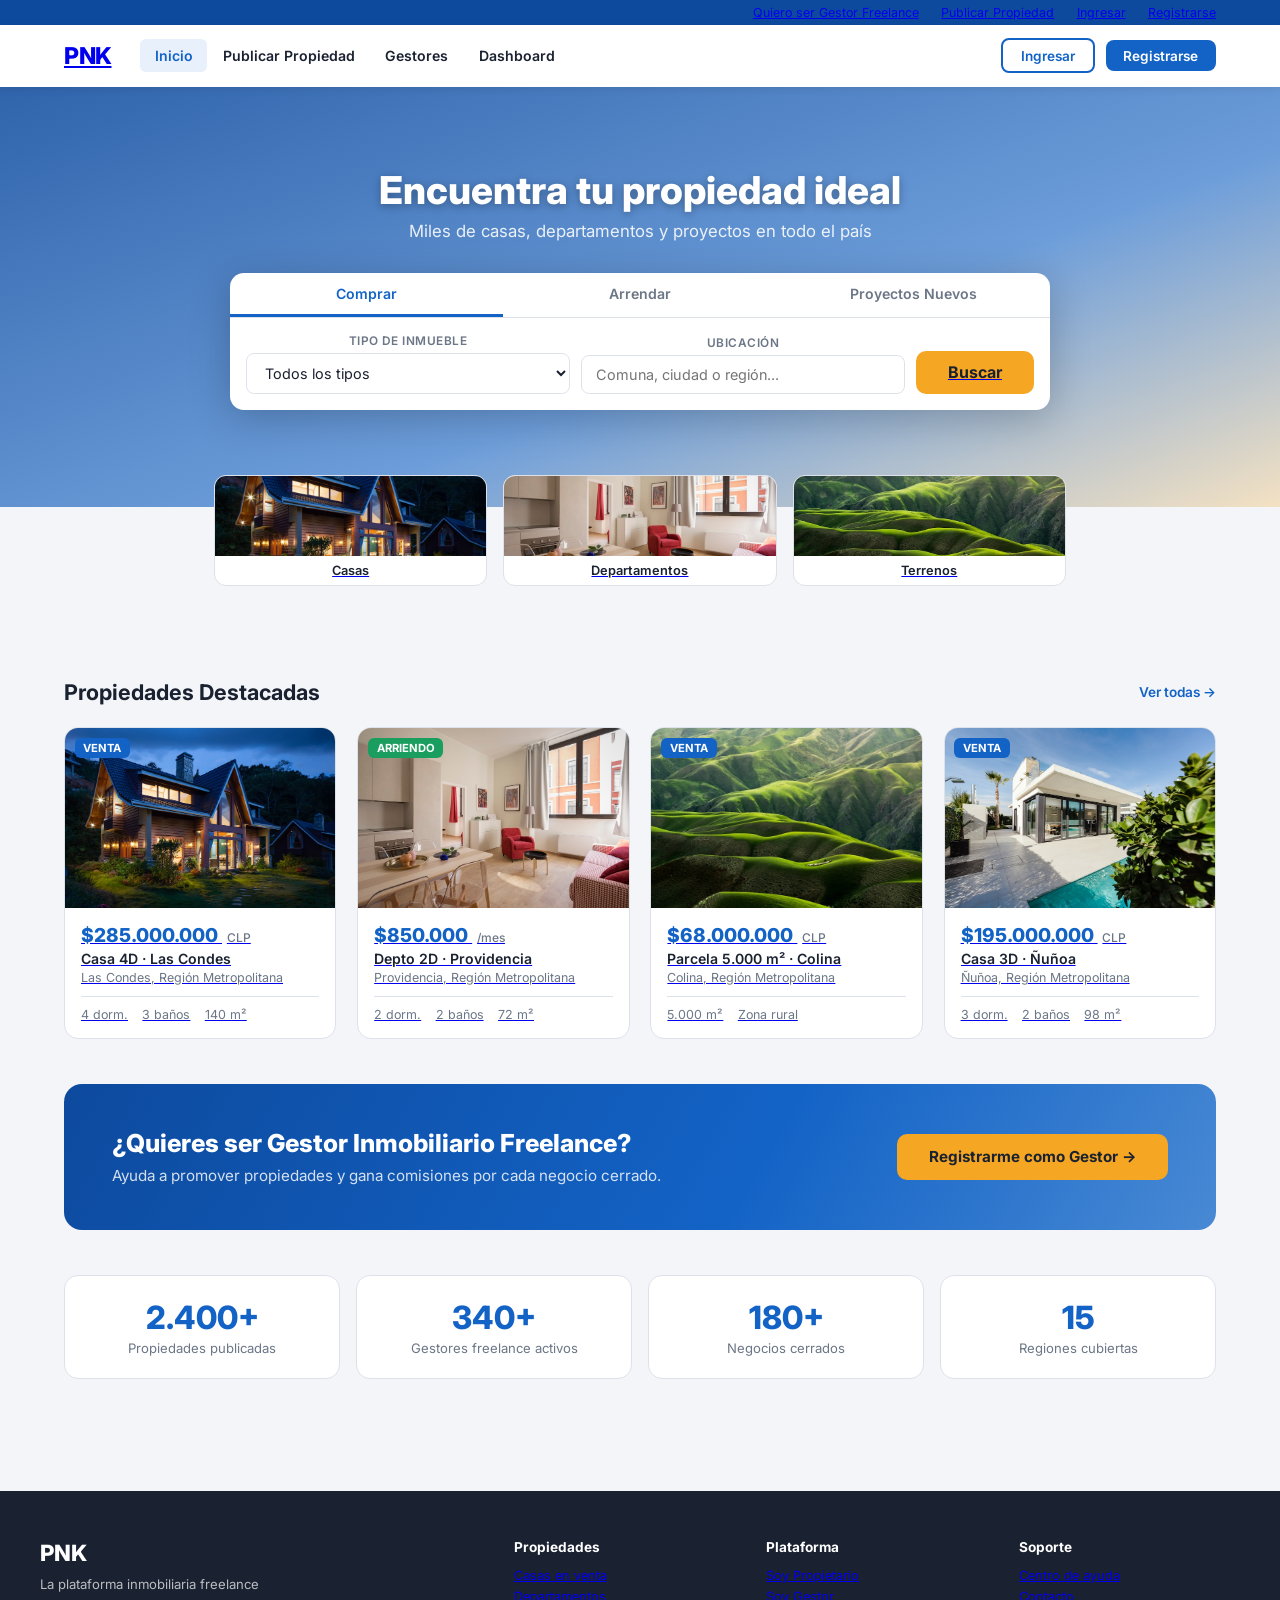
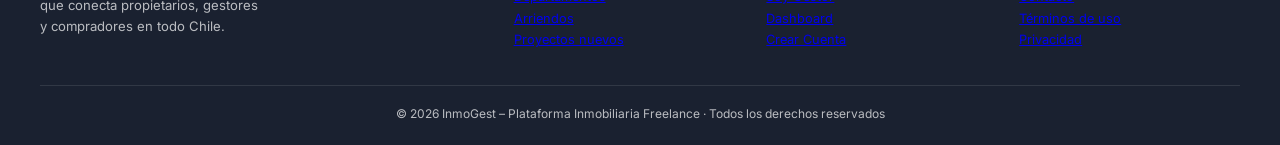
<file: index.html>
<!DOCTYPE html>
<html lang="es">
<head>
  <meta charset="UTF-8" />
  <meta name="viewport" content="width=device-width, initial-scale=1.0" />
  <title>PNK – Inicio</title>
  <meta name="description" content="PNK: la plataforma inmobiliaria freelance de Chile." />
  <link href="https://fonts.googleapis.com/css2?family=Inter:wght@300;400;500;600;700;800&display=swap" rel="stylesheet" />
  <link rel="stylesheet" href="css/styles.css" />
</head>
<body>

  <!-- NAVBAR -->
  <div class="top-bar">
    <div class="top-bar-inner">
      <span><a href="reg-gestor.html">Quiero ser Gestor Freelance</a></span>
      <span><a href="propiedades.html">Publicar Propiedad</a></span>
      <span><a href="login.html">Ingresar</a></span>
      <span><a href="registro.html">Registrarse</a></span>
    </div>
  </div>
  <nav>
    <div class="nav-inner">
      <div class="nav-logo"><a href="index.html">PNK</a></div>
      <ul class="nav-links">
        <li><a href="index.html" class="active">Inicio</a></li>
        <li><a href="propiedades.html">Publicar Propiedad</a></li>
        <li><a href="gestores.html">Gestores</a></li>
        <li><a href="login.html">Dashboard</a></li>
      </ul>
      <div class="nav-actions">
        <a href="login.html"><button class="btn btn-ghost">Ingresar</button></a>
        <a href="registro.html"><button class="btn btn-nav-primary">Registrarse</button></a>
      </div>
    </div>
  </nav>

  <!-- HERO -->
  <div class="hero">
    <h1>Encuentra tu propiedad ideal</h1>
    <p>Miles de casas, departamentos y proyectos en todo el país</p>
    <div class="search-box">
      <div class="search-tabs">
        <button class="active">Comprar</button>
        <button>Arrendar</button>
        <button>Proyectos Nuevos</button>
      </div>
      <div class="search-fields">
        <div class="sf-group">
          <label>Tipo de inmueble</label>
          <select>
            <option value="">Todos los tipos</option>
            <option>Casa</option>
            <option>Departamento</option>
            <option>Terreno</option>
          </select>
        </div>
        <div class="sf-group">
          <label>Ubicación</label>
          <input type="text" placeholder="Comuna, ciudad o región..." />
        </div>
        <a href="propiedades.html"><button class="btn-search">Buscar</button></a>
      </div>
    </div>
  </div>

  <!-- CATEGORÍAS RÁPIDAS -->
  <div class="quick-cats">
    <a href="propiedades.html" class="qcat">
      <img class="qcat-img" src="img/casa.jpg" alt="Casas" />
      <span>Casas</span>
    </a>
    <a href="propiedades.html" class="qcat">
      <img class="qcat-img" src="img/departamento.jpg" alt="Departamentos" />
      <span>Departamentos</span>
    </a>
    <a href="propiedades.html" class="qcat">
      <img class="qcat-img" src="img/terreno.jpg" alt="Terrenos" />
      <span>Terrenos</span>
    </a>
  </div>

  <!-- PROPIEDADES DESTACADAS -->
  <div class="home-section" style="margin-top:3rem">
    <div class="section-head">
      <h2>Propiedades Destacadas</h2>
      <a href="propiedades.html">Ver todas →</a>
    </div>
    <div class="props-grid">

      <a href="propiedades.html" class="prop-card">
        <div class="prop-img">
          <img src="img/casa.jpg" alt="Casa Las Condes" style="width:100%;height:100%;object-fit:cover;" />
          <span class="prop-badge">Venta</span>
        </div>
        <div class="prop-body">
          <div class="prop-price">$285.000.000 <small>CLP</small></div>
          <div class="prop-title">Casa 4D · Las Condes</div>
          <div class="prop-loc">Las Condes, Región Metropolitana</div>
          <div class="prop-feats"><span>4 dorm.</span><span>3 baños</span><span>140 m²</span></div>
        </div>
      </a>

      <a href="propiedades.html" class="prop-card">
        <div class="prop-img">
          <img src="img/departamento.jpg" alt="Depto Providencia" style="width:100%;height:100%;object-fit:cover;" />
          <span class="prop-badge arr">Arriendo</span>
        </div>
        <div class="prop-body">
          <div class="prop-price">$850.000 <small>/mes</small></div>
          <div class="prop-title">Depto 2D · Providencia</div>
          <div class="prop-loc">Providencia, Región Metropolitana</div>
          <div class="prop-feats"><span>2 dorm.</span><span>2 baños</span><span>72 m²</span></div>
        </div>
      </a>

      <a href="propiedades.html" class="prop-card">
        <div class="prop-img">
          <img src="img/terreno.jpg" alt="Parcela Colina" style="width:100%;height:100%;object-fit:cover;" />
          <span class="prop-badge">Venta</span>
        </div>
        <div class="prop-body">
          <div class="prop-price">$68.000.000 <small>CLP</small></div>
          <div class="prop-title">Parcela 5.000 m² · Colina</div>
          <div class="prop-loc">Colina, Región Metropolitana</div>
          <div class="prop-feats"><span>5.000 m²</span><span>Zona rural</span></div>
        </div>
      </a>

      <a href="propiedades.html" class="prop-card">
        <div class="prop-img">
          <img src="img/casa2.jpg" alt="Casa Ñuñoa" style="width:100%;height:100%;object-fit:cover;" />
          <span class="prop-badge">Venta</span>
        </div>
        <div class="prop-body">
          <div class="prop-price">$195.000.000 <small>CLP</small></div>
          <div class="prop-title">Casa 3D · Ñuñoa</div>
          <div class="prop-loc">Ñuñoa, Región Metropolitana</div>
          <div class="prop-feats"><span>3 dorm.</span><span>2 baños</span><span>98 m²</span></div>
        </div>
      </a>

    </div>
  </div>

  <!-- BANNER GESTOR -->
  <div class="banner-freelance">
    <div class="banner-freelance-inner">
      <div>
        <h2>¿Quieres ser Gestor Inmobiliario Freelance?</h2>
        <p>Ayuda a promover propiedades y gana comisiones por cada negocio cerrado.</p>
      </div>
      <a href="reg-gestor.html"><button class="btn-yellow-lg">Registrarme como Gestor →</button></a>
    </div>
  </div>

  <!-- ESTADÍSTICAS -->
  <div class="stats-strip" style="margin-bottom:0;padding-bottom:3rem">
    <div class="stat-item"><div class="n">2.400+</div><div class="l">Propiedades publicadas</div></div>
    <div class="stat-item"><div class="n">340+</div><div class="l">Gestores freelance activos</div></div>
    <div class="stat-item"><div class="n">180+</div><div class="l">Negocios cerrados</div></div>
    <div class="stat-item"><div class="n">15</div><div class="l">Regiones cubiertas</div></div>
  </div>

  <!-- FOOTER -->
  <div class="home-footer">
    <div class="home-footer-grid">
      <div>
        <div class="footer-brand">PNK</div>
        <p style="font-size:.82rem;line-height:1.6">La plataforma inmobiliaria freelance<br>que conecta propietarios, gestores<br>y compradores en todo Chile.</p>
      </div>
      <div>
        <h4>Propiedades</h4>
        <ul>
          <li><a href="propiedades.html">Casas en venta</a></li>
          <li><a href="propiedades.html">Departamentos</a></li>
          <li><a href="propiedades.html">Arriendos</a></li>
          <li><a href="propiedades.html">Proyectos nuevos</a></li>
        </ul>
      </div>
      <div>
        <h4>Plataforma</h4>
        <ul>
          <li><a href="reg-propietario.html">Soy Propietario</a></li>
          <li><a href="reg-gestor.html">Soy Gestor</a></li>
          <li><a href="login.html">Dashboard</a></li>
          <li><a href="registro.html">Crear Cuenta</a></li>
        </ul>
      </div>
      <div>
        <h4>Soporte</h4>
        <ul>
          <li><a href="#">Centro de ayuda</a></li>
          <li><a href="#">Contacto</a></li>
          <li><a href="#">Términos de uso</a></li>
          <li><a href="#">Privacidad</a></li>
        </ul>
      </div>
    </div>
    <div class="footer-bottom">© 2026 InmoGest – Plataforma Inmobiliaria Freelance · Todos los derechos reservados</div>
  </div>

</body>
</html>
</file>
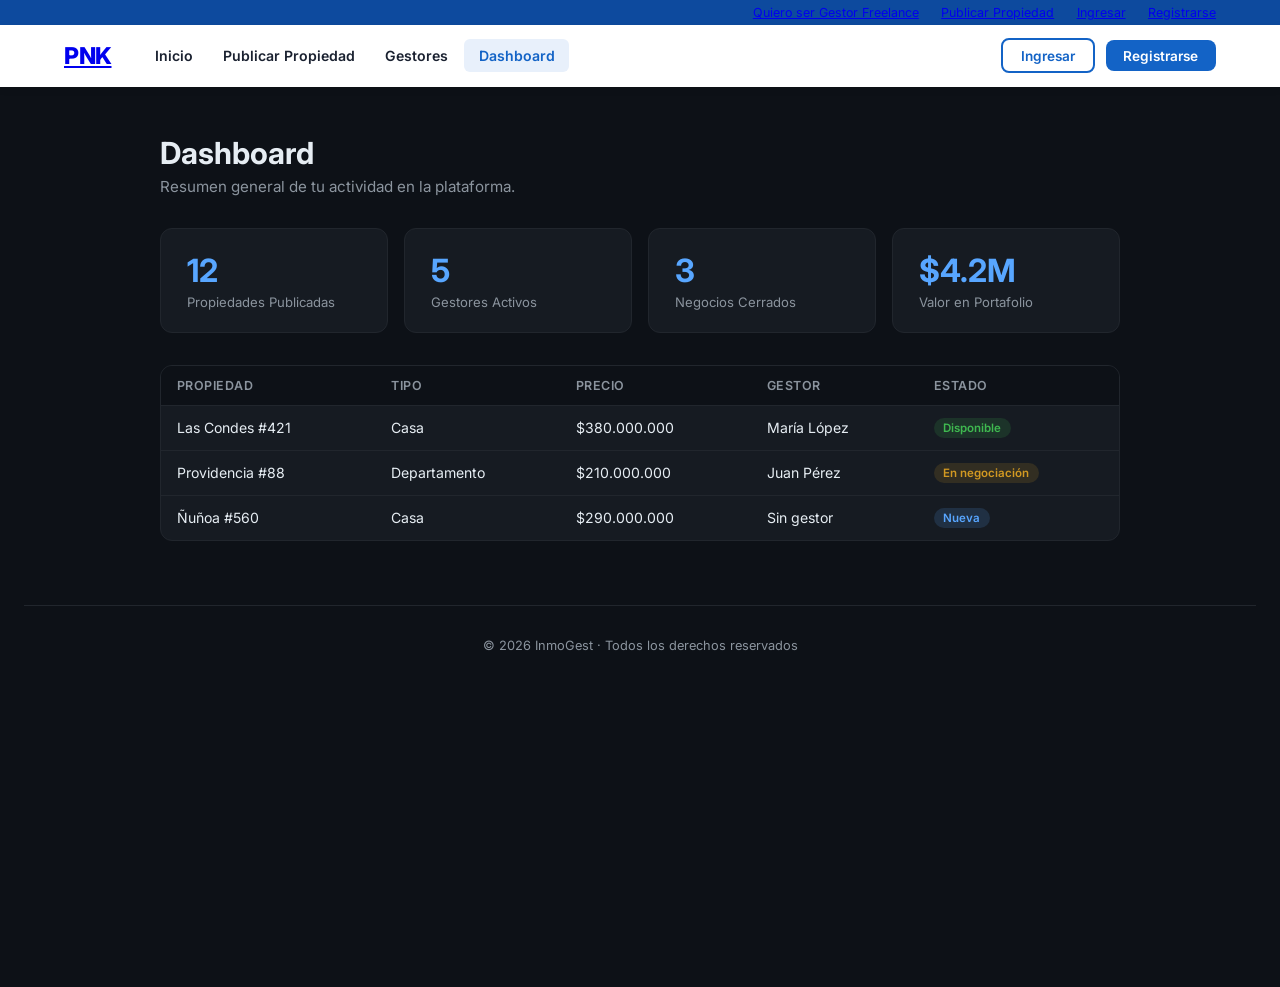
<file: dashboard.html>
<!DOCTYPE html>
<html lang="es">
<head>
  <meta charset="UTF-8" />
  <meta name="viewport" content="width=device-width, initial-scale=1.0" />
  <title>PNK – Dashboard</title>
  <link href="https://fonts.googleapis.com/css2?family=Inter:wght@300;400;500;600;700;800&display=swap" rel="stylesheet" />
  <link rel="stylesheet" href="css/styles.css" />
</head>
<body>

  <div class="top-bar">
    <div class="top-bar-inner">
      <span><a href="reg-gestor.html">Quiero ser Gestor Freelance</a></span>
      <span><a href="propiedades.html">Publicar Propiedad</a></span>
      <span><a href="login.html">Ingresar</a></span>
      <span><a href="registro.html">Registrarse</a></span>
    </div>
  </div>
  <nav>
    <div class="nav-inner">
      <div class="nav-logo"><a href="index.html">PNK</a></div>
      <ul class="nav-links">
        <li><a href="index.html">Inicio</a></li>
        <li><a href="propiedades.html">Publicar Propiedad</a></li>
        <li><a href="gestores.html">Gestores</a></li>
        <li><a href="dashboard.html" class="active">Dashboard</a></li>
      </ul>
      <div class="nav-actions">
        <a href="login.html"><button class="btn btn-ghost">Ingresar</button></a>
        <a href="registro.html"><button class="btn btn-nav-primary">Registrarse</button></a>
      </div>
    </div>
  </nav>

  <div class="inner-page">
    <div class="inner-wrap">
      <h1>Dashboard</h1>
      <p class="sub">Resumen general de tu actividad en la plataforma.</p>
      <div class="stats-grid">
        <div class="stat-card"><div class="stat-num">12</div><div class="stat-lbl">Propiedades Publicadas</div></div>
        <div class="stat-card"><div class="stat-num">5</div><div class="stat-lbl">Gestores Activos</div></div>
        <div class="stat-card"><div class="stat-num">3</div><div class="stat-lbl">Negocios Cerrados</div></div>
        <div class="stat-card"><div class="stat-num">$4.2M</div><div class="stat-lbl">Valor en Portafolio</div></div>
      </div>
      <div class="table-wrap">
        <table>
          <thead>
            <tr><th>Propiedad</th><th>Tipo</th><th>Precio</th><th>Gestor</th><th>Estado</th></tr>
          </thead>
          <tbody>
            <tr>
              <td>Las Condes #421</td><td>Casa</td><td>$380.000.000</td><td>María López</td>
              <td><span class="chip chip-green">Disponible</span></td>
            </tr>
            <tr>
              <td>Providencia #88</td><td>Departamento</td><td>$210.000.000</td><td>Juan Pérez</td>
              <td><span class="chip chip-yellow">En negociación</span></td>
            </tr>
            <tr>
              <td>Ñuñoa #560</td><td>Casa</td><td>$290.000.000</td><td>Sin gestor</td>
              <td><span class="chip chip-blue">Nueva</span></td>
            </tr>
          </tbody>
        </table>
      </div>
    </div>
    <div class="inner-footer">© 2026 InmoGest · Todos los derechos reservados</div>
  </div>

</body>
</html>
</file>
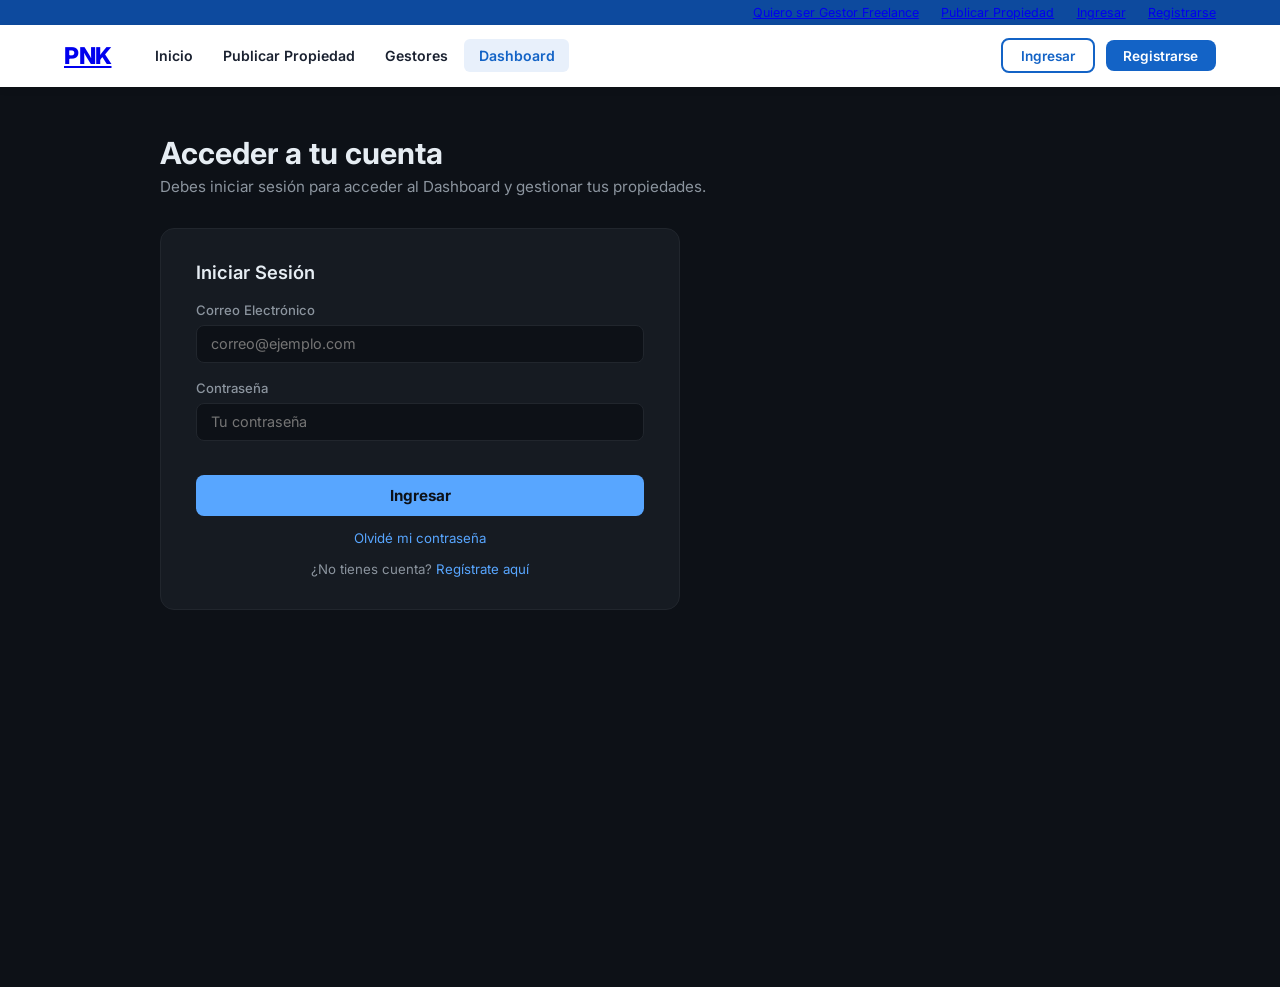
<file: gestores.html>
<!DOCTYPE html>
<html lang="es">
<head>
  <meta charset="UTF-8" />
  <meta name="viewport" content="width=device-width, initial-scale=1.0" />
  <title>PNK – Gestores</title>
  <link href="https://fonts.googleapis.com/css2?family=Inter:wght@300;400;500;600;700;800&display=swap" rel="stylesheet" />
  <link rel="stylesheet" href="css/styles.css" />
  <script>
    (function(){
      if(sessionStorage.getItem('pnk_logged')!=='1'){
        location.replace('login.html?redirect=gestores.html');
      }
    })();
  </script>
</head>
<body>

  <div class="top-bar">
    <div class="top-bar-inner">
      <span><a href="reg-gestor.html">Quiero ser Gestor Freelance</a></span>
      <span><a href="propiedades.html">Publicar Propiedad</a></span>
      <span><a href="login.html">Ingresar</a></span>
      <span><a href="registro.html">Registrarse</a></span>
    </div>
  </div>
  <nav>
    <div class="nav-inner">
      <div class="nav-logo"><a href="index.html">PNK</a></div>
      <ul class="nav-links">
        <li><a href="index.html">Inicio</a></li>
        <li><a href="propiedades.html">Publicar Propiedad</a></li>
        <li><a href="gestores.html" class="active">Gestores</a></li>
        <li><a href="login.html">Dashboard</a></li>
      </ul>
      <div class="nav-actions">
        <a href="login.html"><button class="btn btn-ghost">Ingresar</button></a>
        <a href="registro.html"><button class="btn btn-nav-primary">Registrarse</button></a>
      </div>
    </div>
  </nav>

  <div class="inner-page">
    <div class="inner-wrap">
      <h1>Gestores Inmobiliarios</h1>
      <p class="sub">Conoce los gestores freelance disponibles en la plataforma.</p>
      <div class="table-wrap">
        <table>
          <thead>
            <tr><th>Nombre</th><th>Ciudad</th><th>Prop. Gestionadas</th><th>Negocios Cerrados</th><th>Estado</th></tr>
          </thead>
          <tbody>
            <tr>
              <td>María López</td><td>Santiago</td><td>4</td><td>2</td>
              <td><span class="chip chip-green">Activo</span></td>
            </tr>
            <tr>
              <td>Juan Pérez</td><td>Valparaíso</td><td>2</td><td>1</td>
              <td><span class="chip chip-green">Activo</span></td>
            </tr>
            <tr>
              <td>Ana Rojas</td><td>Concepción</td><td>1</td><td>0</td>
              <td><span class="chip chip-yellow">Nuevo</span></td>
            </tr>
          </tbody>
        </table>
      </div>
    </div>
    <div class="inner-footer">© 2026 InmoGest · Todos los derechos reservados</div>
  </div>

</body>
</html>
</file>
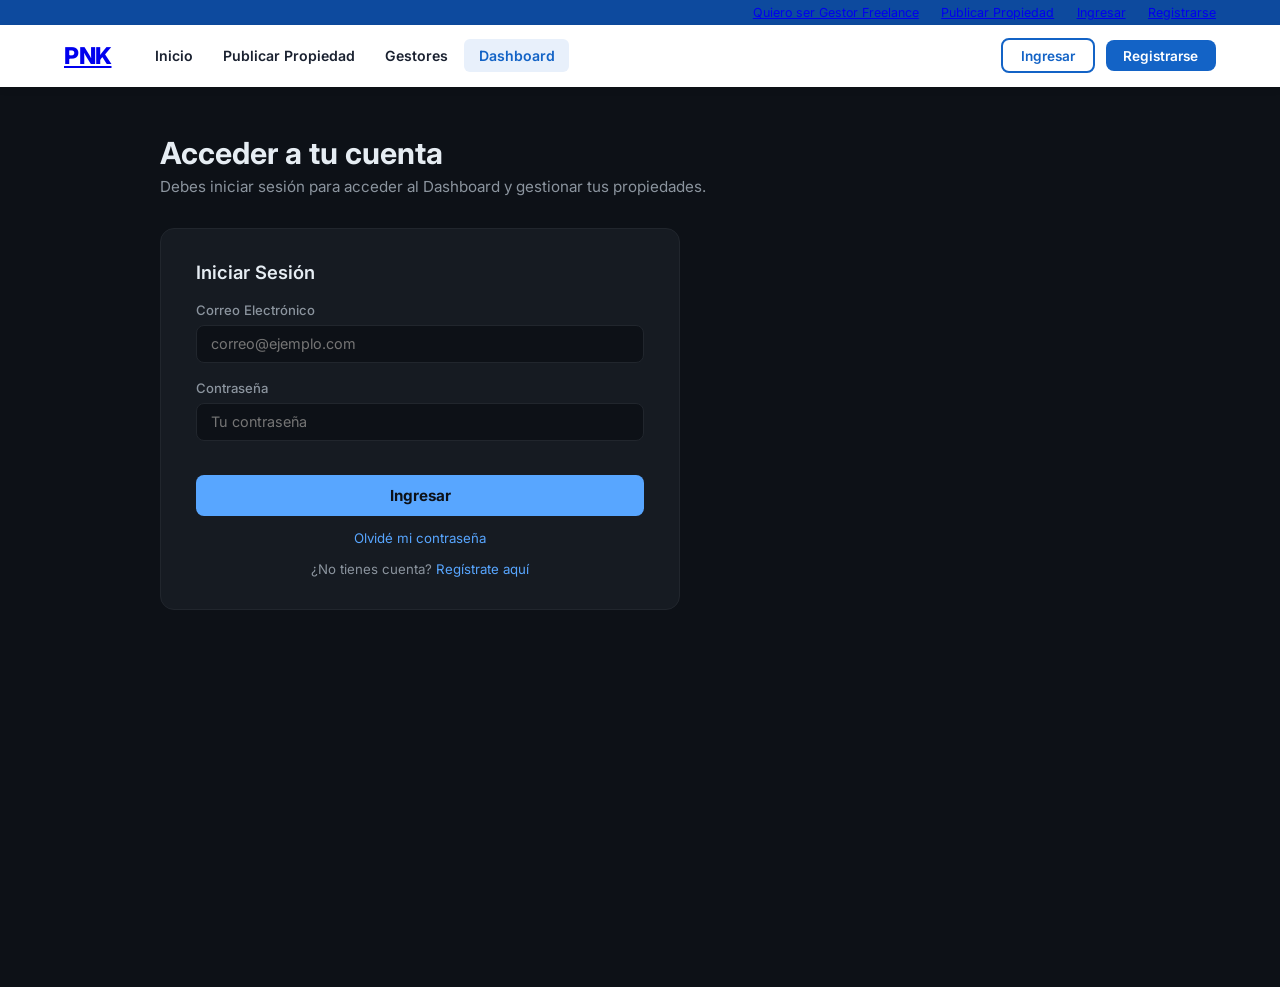
<file: login.html>
<!DOCTYPE html>
<html lang="es">
<head>
  <meta charset="UTF-8" />
  <meta name="viewport" content="width=device-width, initial-scale=1.0" />
  <title>PNK – Iniciar Sesión</title>
  <link href="https://fonts.googleapis.com/css2?family=Inter:wght@300;400;500;600;700;800&display=swap" rel="stylesheet" />
  <link rel="stylesheet" href="css/styles.css" />
  <script>
    // Si ya está logueado, redirigir directamente al destino
    (function(){
      if(sessionStorage.getItem('pnk_logged')==='1'){
        var p=new URLSearchParams(location.search).get('redirect');
        location.replace(p||'dashboard.html');
      }
    })();
  </script>
</head>
<body>

  <div class="top-bar">
    <div class="top-bar-inner">
      <span><a href="reg-gestor.html">Quiero ser Gestor Freelance</a></span>
      <span><a href="propiedades.html">Publicar Propiedad</a></span>
      <span><a href="login.html">Ingresar</a></span>
      <span><a href="registro.html">Registrarse</a></span>
    </div>
  </div>
  <nav>
    <div class="nav-inner">
      <div class="nav-logo"><a href="index.html">PNK</a></div>
      <ul class="nav-links">
        <li><a href="index.html">Inicio</a></li>
        <li><a href="propiedades.html">Publicar Propiedad</a></li>
        <li><a href="gestores.html">Gestores</a></li>
        <li><a href="login.html" class="active">Dashboard</a></li>
      </ul>
      <div class="nav-actions">
        <a href="login.html"><button class="btn btn-ghost">Ingresar</button></a>
        <a href="registro.html"><button class="btn btn-nav-primary">Registrarse</button></a>
      </div>
    </div>
  </nav>

  <div class="inner-page">
    <div class="inner-wrap">
      <h1>Acceder a tu cuenta</h1>
      <p class="sub">Debes iniciar sesión para acceder al Dashboard y gestionar tus propiedades.</p>
      <div class="form-box">
        <h2>Iniciar Sesión</h2>
        <div class="form-group"><label>Correo Electrónico</label><input type="email" placeholder="correo@ejemplo.com" /></div>
        <div class="form-group"><label>Contraseña</label><input type="password" placeholder="Tu contraseña" /></div>
        <button class="form-btn" id="btn-login" onclick="doLogin()">Ingresar</button>
        <script>
          function doLogin(){
            sessionStorage.setItem('pnk_logged','1');
            var p=new URLSearchParams(location.search).get('redirect');
            location.href=p||'dashboard.html';
          }
        </script>
        <p class="form-link"><a href="recuperar.html">Olvidé mi contraseña</a></p>
        <p class="form-link">¿No tienes cuenta? <a href="registro.html">Regístrate aquí</a></p>
      </div>
    </div>
  </div>

</body>
</html>
</file>
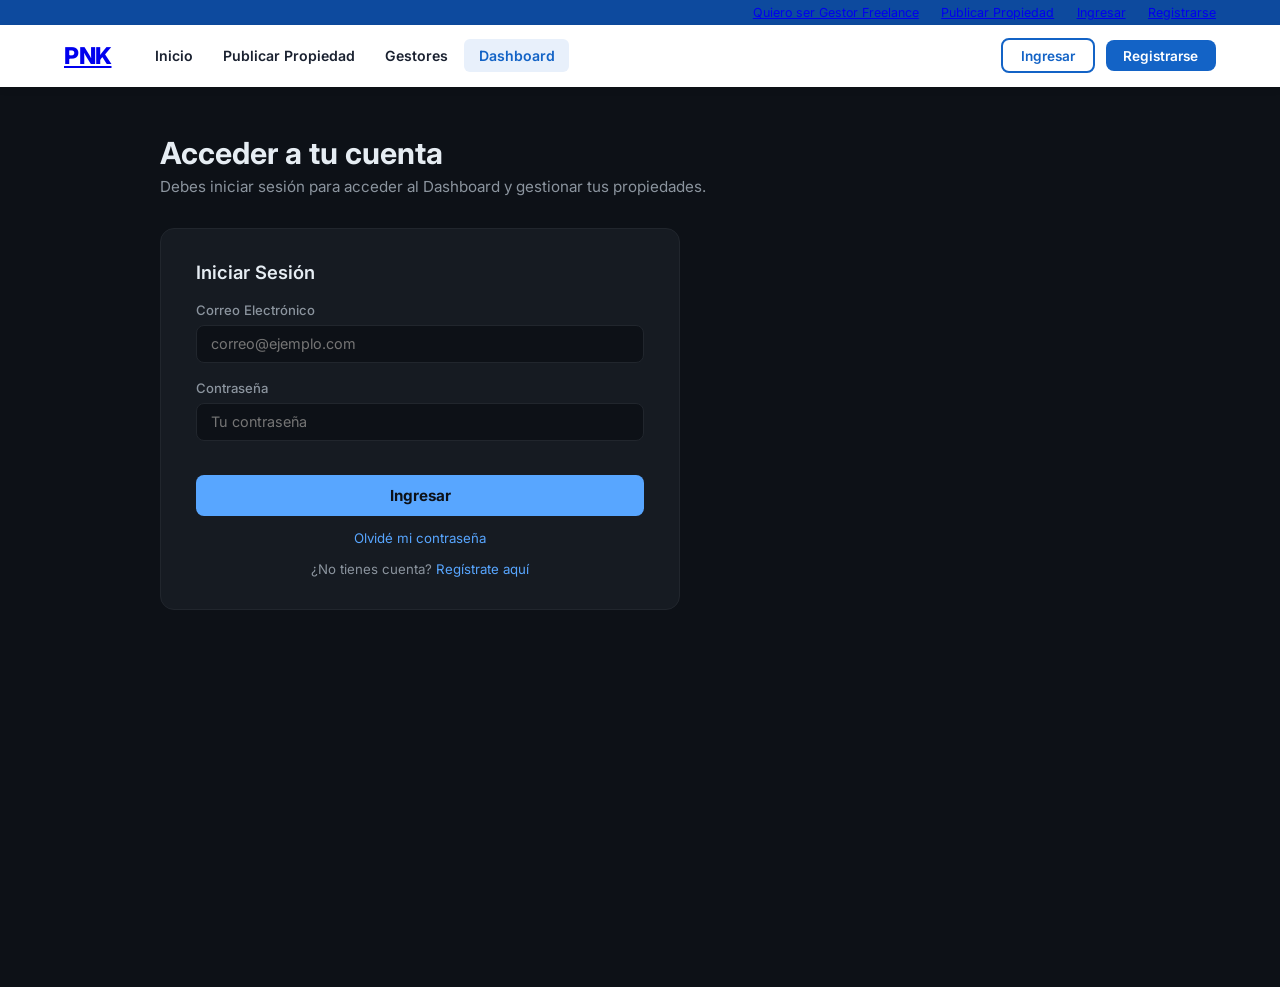
<file: propiedades.html>
<!DOCTYPE html>
<html lang="es">
<head>
  <meta charset="UTF-8" />
  <meta name="viewport" content="width=device-width, initial-scale=1.0" />
  <title>PNK – Publicar Propiedad</title>
  <link href="https://fonts.googleapis.com/css2?family=Inter:wght@300;400;500;600;700;800&display=swap" rel="stylesheet" />
  <link rel="stylesheet" href="css/styles.css" />
  <script>
    (function(){
      if(sessionStorage.getItem('pnk_logged')!=='1'){
        location.replace('login.html?redirect=propiedades.html');
      }
    })();
  </script>
</head>
<body>

  <div class="top-bar">
    <div class="top-bar-inner">
      <span><a href="reg-gestor.html">Quiero ser Gestor Freelance</a></span>
      <span><a href="propiedades.html">Publicar Propiedad</a></span>
      <span><a href="login.html">Ingresar</a></span>
      <span><a href="registro.html">Registrarse</a></span>
    </div>
  </div>
  <nav>
    <div class="nav-inner">
      <div class="nav-logo"><a href="index.html">PNK</a></div>
      <ul class="nav-links">
        <li><a href="index.html">Inicio</a></li>
        <li><a href="propiedades.html" class="active">Publicar Propiedad</a></li>
        <li><a href="gestores.html">Gestores</a></li>
        <li><a href="login.html">Dashboard</a></li>
      </ul>
      <div class="nav-actions">
        <a href="login.html"><button class="btn btn-ghost">Ingresar</button></a>
        <a href="registro.html"><button class="btn btn-nav-primary">Registrarse</button></a>
      </div>
    </div>
  </nav>

  <div class="inner-page">
    <div class="inner-wrap">
      <h1>Registro de Propiedades</h1>
      <p class="sub">Ingresa los antecedentes de la vivienda que deseas publicar.</p>
      <div class="form-box" style="max-width:620px">
        <h2>Nueva Propiedad</h2>
        <div class="form-group">
          <label>Tipo de Propiedad</label>
          <select>
            <option value="">-- Seleccionar --</option>
            <option>Casa</option><option>Departamento</option><option>Terreno</option>
          </select>
        </div>
        <div class="form-group">
          <label>Operación</label>
          <select>
            <option>Venta</option><option>Arriendo</option><option>Arriendo con opción de compra</option>
          </select>
        </div>
        <div class="form-group"><label>Dirección</label><input type="text" placeholder="Calle, número" /></div>
        <div class="form-row">
          <div class="form-group"><label>Ciudad / Comuna</label><input type="text" placeholder="Ej: Providencia" /></div>
          <div class="form-group">
            <label>Región</label>
            <select>
              <option value="">-- Seleccionar --</option>
              <option>Región Metropolitana</option><option>Valparaíso</option>
              <option>Biobío</option><option>La Araucanía</option><option>Los Lagos</option>
            </select>
          </div>
        </div>
        <div class="form-row">
          <div class="form-group"><label>Superficie Total (m²)</label><input type="number" placeholder="120" /></div>
          <div class="form-group"><label>Superficie Útil (m²)</label><input type="number" placeholder="95" /></div>
        </div>
        <div class="form-row">
          <div class="form-group"><label>Dormitorios</label><input type="number" placeholder="3" /></div>
          <div class="form-group"><label>Baños</label><input type="number" placeholder="2" /></div>
        </div>
        <div class="form-group"><label>Precio (CLP / UF)</label><input type="text" placeholder="Ej: $280.000.000 o 5.000 UF" /></div>
        <div class="form-group">
          <label>Descripción</label>
          <textarea placeholder="Describe las características, estado y atractivos de la propiedad..."></textarea>
        </div>
        <div class="form-group">
          <label>Permitir gestión por Gestor Freelance</label>
          <select><option>Sí, acepto gestores</option><option>No, manejo directo</option></select>
        </div>
        <a href="login.html"><button class="form-btn">Publicar Propiedad</button></a>
      </div>
    </div>
    <div class="inner-footer">© 2026 InmoGest · Todos los derechos reservados</div>
  </div>

</body>
</html>
</file>
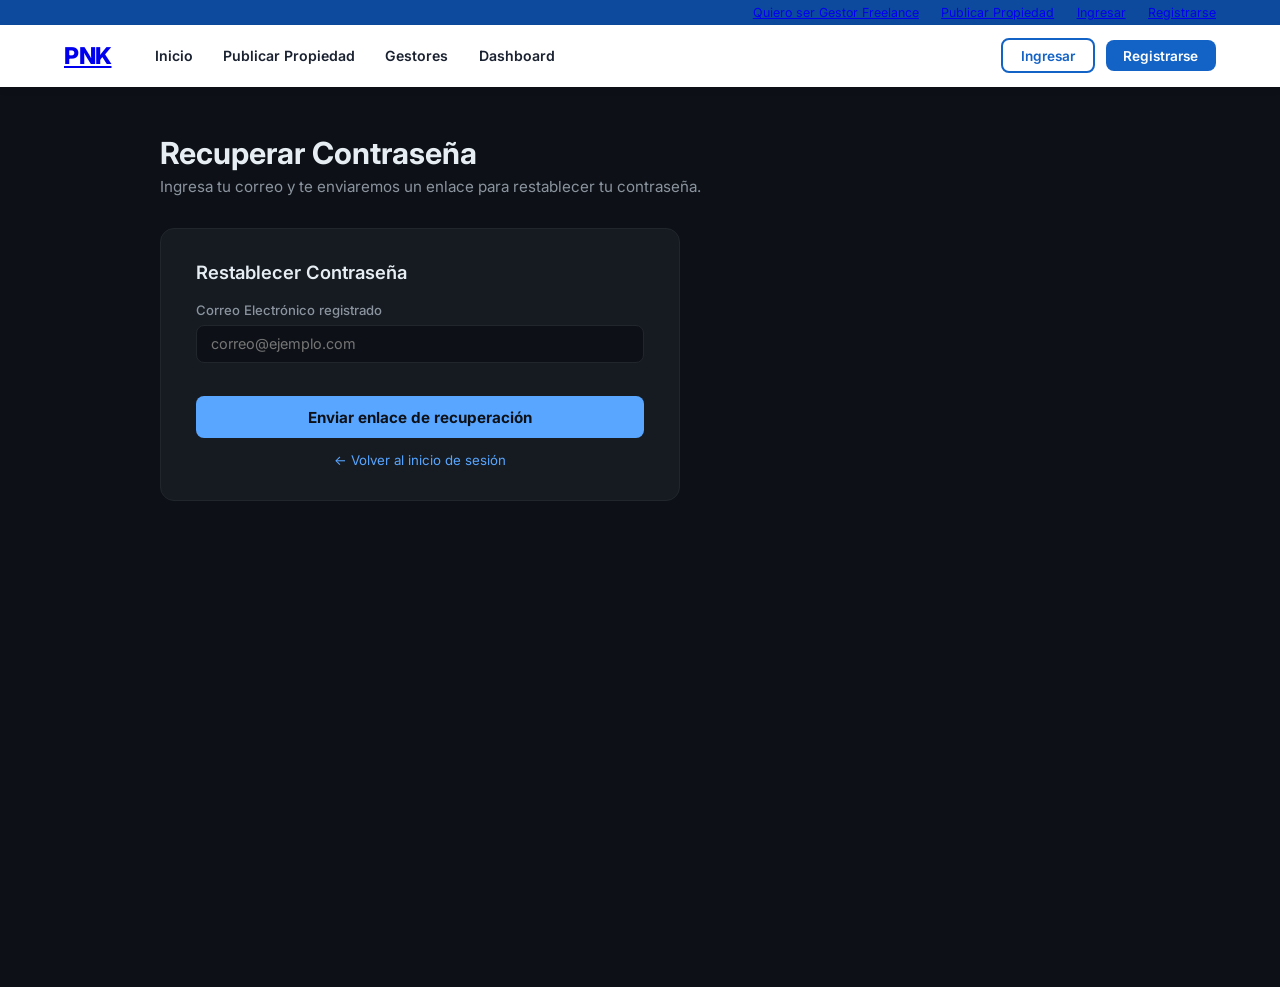
<file: recuperar.html>
<!DOCTYPE html>
<html lang="es">
<head>
  <meta charset="UTF-8" />
  <meta name="viewport" content="width=device-width, initial-scale=1.0" />
  <title>PNK – Recuperar Contraseña</title>
  <link href="https://fonts.googleapis.com/css2?family=Inter:wght@300;400;500;600;700;800&display=swap" rel="stylesheet" />
  <link rel="stylesheet" href="css/styles.css" />
</head>
<body>

  <div class="top-bar">
    <div class="top-bar-inner">
      <span><a href="reg-gestor.html">Quiero ser Gestor Freelance</a></span>
      <span><a href="propiedades.html">Publicar Propiedad</a></span>
      <span><a href="login.html">Ingresar</a></span>
      <span><a href="registro.html">Registrarse</a></span>
    </div>
  </div>
  <nav>
    <div class="nav-inner">
      <div class="nav-logo"><a href="index.html">PNK</a></div>
      <ul class="nav-links">
        <li><a href="index.html">Inicio</a></li>
        <li><a href="propiedades.html">Publicar Propiedad</a></li>
        <li><a href="gestores.html">Gestores</a></li>
        <li><a href="login.html">Dashboard</a></li>
      </ul>
      <div class="nav-actions">
        <a href="login.html"><button class="btn btn-ghost">Ingresar</button></a>
        <a href="registro.html"><button class="btn btn-nav-primary">Registrarse</button></a>
      </div>
    </div>
  </nav>

  <div class="inner-page">
    <div class="inner-wrap">
      <h1>Recuperar Contraseña</h1>
      <p class="sub">Ingresa tu correo y te enviaremos un enlace para restablecer tu contraseña.</p>
      <div class="form-box">
        <h2>Restablecer Contraseña</h2>
        <div class="form-group"><label>Correo Electrónico registrado</label><input type="email" placeholder="correo@ejemplo.com" /></div>
        <a href="login.html"><button class="form-btn">Enviar enlace de recuperación</button></a>
        <p class="form-link"><a href="login.html">← Volver al inicio de sesión</a></p>
      </div>
    </div>
  </div>

</body>
</html>
</file>
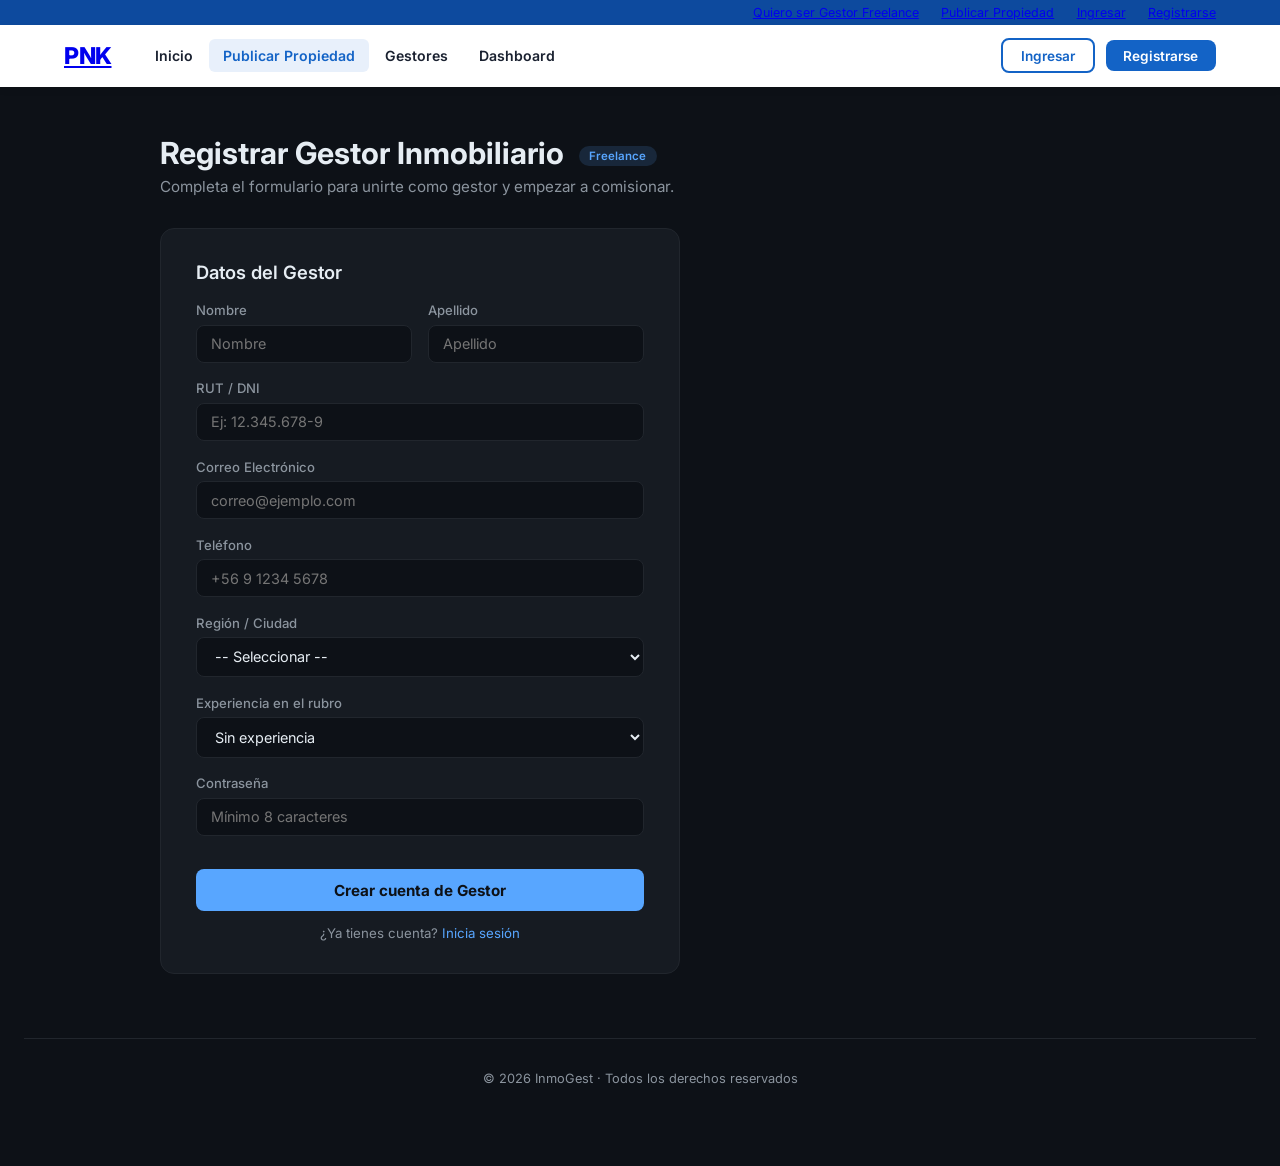
<file: reg-gestor.html>
<!DOCTYPE html>
<html lang="es">
<head>
  <meta charset="UTF-8" />
  <meta name="viewport" content="width=device-width, initial-scale=1.0" />
  <title>PNK – Gestor Freelance</title>
  <link href="https://fonts.googleapis.com/css2?family=Inter:wght@300;400;500;600;700;800&display=swap" rel="stylesheet" />
  <link rel="stylesheet" href="css/styles.css" />
</head>
<body>

  <div class="top-bar">
    <div class="top-bar-inner">
      <span><a href="reg-gestor.html">Quiero ser Gestor Freelance</a></span>
      <span><a href="propiedades.html">Publicar Propiedad</a></span>
      <span><a href="login.html">Ingresar</a></span>
      <span><a href="registro.html">Registrarse</a></span>
    </div>
  </div>
  <nav>
    <div class="nav-inner">
      <div class="nav-logo"><a href="index.html">PNK</a></div>
      <ul class="nav-links">
        <li><a href="index.html">Inicio</a></li>
        <li><a href="propiedades.html" class="active">Publicar Propiedad</a></li>
        <li><a href="gestores.html">Gestores</a></li>
        <li><a href="login.html">Dashboard</a></li>
      </ul>
      <div class="nav-actions">
        <a href="login.html"><button class="btn btn-ghost">Ingresar</button></a>
        <a href="registro.html"><button class="btn btn-nav-primary">Registrarse</button></a>
      </div>
    </div>
  </nav>

  <div class="inner-page">
    <div class="inner-wrap">
      <h1>Registrar Gestor Inmobiliario <span class="badge">Freelance</span></h1>
      <p class="sub">Completa el formulario para unirte como gestor y empezar a comisionar.</p>
      <div class="form-box">
        <h2>Datos del Gestor</h2>
        <div class="form-row">
          <div class="form-group"><label>Nombre</label><input type="text" placeholder="Nombre" /></div>
          <div class="form-group"><label>Apellido</label><input type="text" placeholder="Apellido" /></div>
        </div>
        <div class="form-group"><label>RUT / DNI</label><input type="text" placeholder="Ej: 12.345.678-9" /></div>
        <div class="form-group"><label>Correo Electrónico</label><input type="email" placeholder="correo@ejemplo.com" /></div>
        <div class="form-group"><label>Teléfono</label><input type="tel" placeholder="+56 9 1234 5678" /></div>
        <div class="form-group">
          <label>Región / Ciudad</label>
          <select>
            <option value="">-- Seleccionar --</option>
            <option>Región Metropolitana</option>
            <option>Valparaíso</option>
            <option>Biobío</option>
            <option>La Araucanía</option>
            <option>Los Lagos</option>
          </select>
        </div>
        <div class="form-group">
          <label>Experiencia en el rubro</label>
          <select>
            <option>Sin experiencia</option>
            <option>Menos de 1 año</option>
            <option>1 – 3 años</option>
            <option>Más de 3 años</option>
          </select>
        </div>
        <div class="form-group"><label>Contraseña</label><input type="password" placeholder="Mínimo 8 caracteres" /></div>
        <a href="login.html"><button class="form-btn">Crear cuenta de Gestor</button></a>
        <p class="form-link">¿Ya tienes cuenta? <a href="login.html">Inicia sesión</a></p>
      </div>
    </div>
    <div class="inner-footer">© 2026 InmoGest · Todos los derechos reservados</div>
  </div>

</body>
</html>
</file>
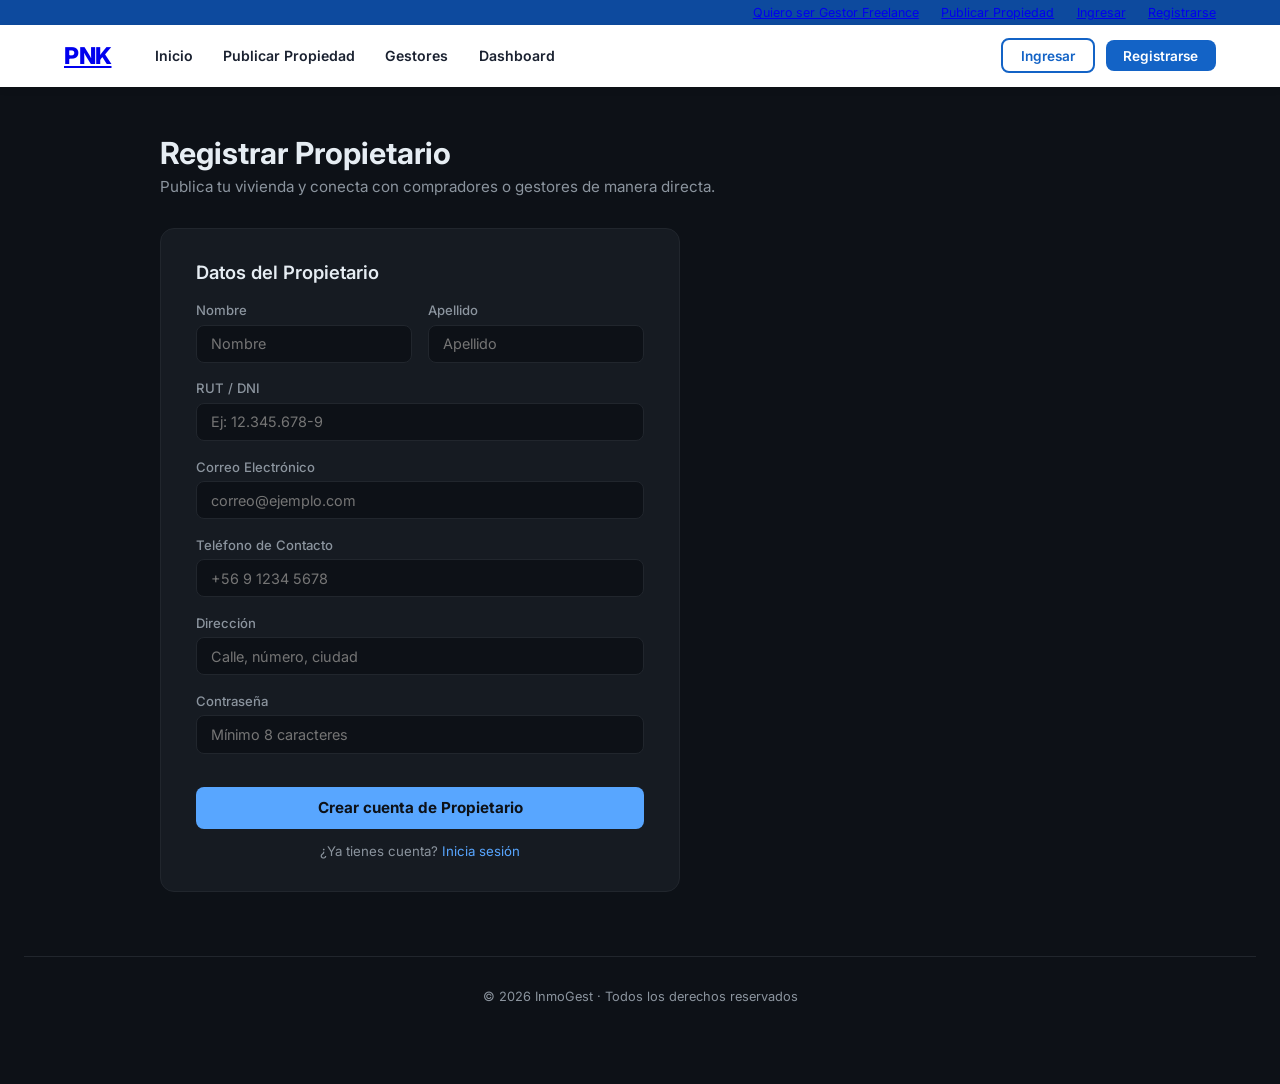
<file: reg-propietario.html>
<!DOCTYPE html>
<html lang="es">
<head>
  <meta charset="UTF-8" />
  <meta name="viewport" content="width=device-width, initial-scale=1.0" />
  <title>PNK – Registro Propietario</title>
  <link href="https://fonts.googleapis.com/css2?family=Inter:wght@300;400;500;600;700;800&display=swap" rel="stylesheet" />
  <link rel="stylesheet" href="css/styles.css" />
</head>
<body>

  <div class="top-bar">
    <div class="top-bar-inner">
      <span><a href="reg-gestor.html">Quiero ser Gestor Freelance</a></span>
      <span><a href="propiedades.html">Publicar Propiedad</a></span>
      <span><a href="login.html">Ingresar</a></span>
      <span><a href="registro.html">Registrarse</a></span>
    </div>
  </div>
  <nav>
    <div class="nav-inner">
      <div class="nav-logo"><a href="index.html">PNK</a></div>
      <ul class="nav-links">
        <li><a href="index.html">Inicio</a></li>
        <li><a href="propiedades.html">Publicar Propiedad</a></li>
        <li><a href="gestores.html">Gestores</a></li>
        <li><a href="login.html">Dashboard</a></li>
      </ul>
      <div class="nav-actions">
        <a href="login.html"><button class="btn btn-ghost">Ingresar</button></a>
        <a href="registro.html"><button class="btn btn-nav-primary">Registrarse</button></a>
      </div>
    </div>
  </nav>

  <div class="inner-page">
    <div class="inner-wrap">
      <h1>Registrar Propietario</h1>
      <p class="sub">Publica tu vivienda y conecta con compradores o gestores de manera directa.</p>
      <div class="form-box">
        <h2>Datos del Propietario</h2>
        <div class="form-row">
          <div class="form-group"><label>Nombre</label><input type="text" placeholder="Nombre" /></div>
          <div class="form-group"><label>Apellido</label><input type="text" placeholder="Apellido" /></div>
        </div>
        <div class="form-group"><label>RUT / DNI</label><input type="text" placeholder="Ej: 12.345.678-9" /></div>
        <div class="form-group"><label>Correo Electrónico</label><input type="email" placeholder="correo@ejemplo.com" /></div>
        <div class="form-group"><label>Teléfono de Contacto</label><input type="tel" placeholder="+56 9 1234 5678" /></div>
        <div class="form-group"><label>Dirección</label><input type="text" placeholder="Calle, número, ciudad" /></div>
        <div class="form-group"><label>Contraseña</label><input type="password" placeholder="Mínimo 8 caracteres" /></div>
        <a href="login.html"><button class="form-btn">Crear cuenta de Propietario</button></a>
        <p class="form-link">¿Ya tienes cuenta? <a href="login.html">Inicia sesión</a></p>
      </div>
    </div>
    <div class="inner-footer">© 2026 InmoGest · Todos los derechos reservados</div>
  </div>

</body>
</html>
</file>
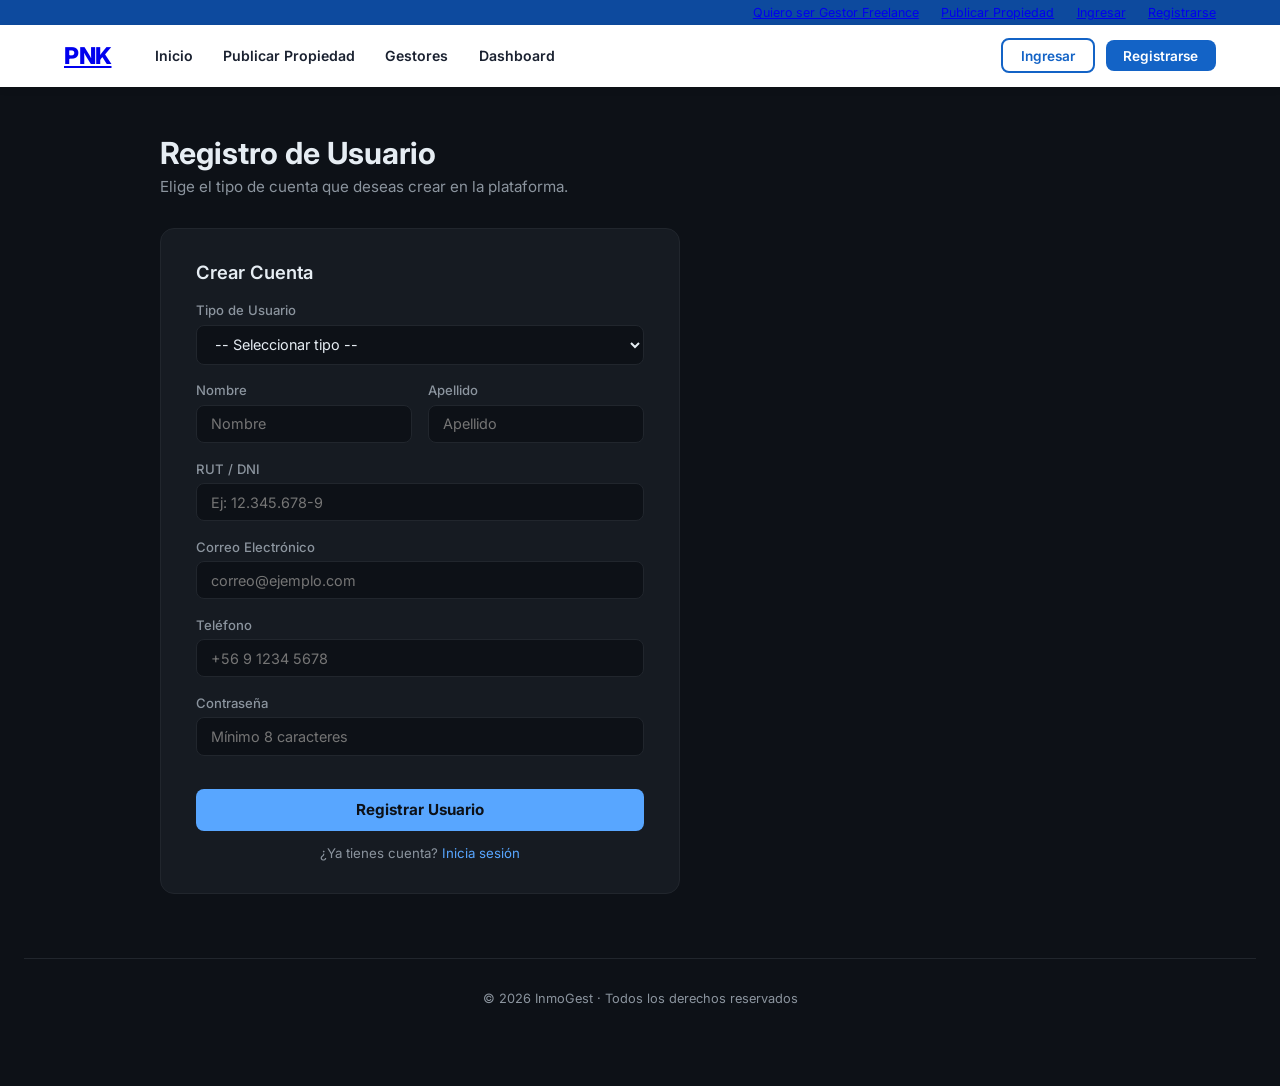
<file: registro.html>
<!DOCTYPE html>
<html lang="es">
<head>
  <meta charset="UTF-8" />
  <meta name="viewport" content="width=device-width, initial-scale=1.0" />
  <title>PNK – Registro de Usuario</title>
  <link href="https://fonts.googleapis.com/css2?family=Inter:wght@300;400;500;600;700;800&display=swap" rel="stylesheet" />
  <link rel="stylesheet" href="css/styles.css" />
</head>
<body>

  <div class="top-bar">
    <div class="top-bar-inner">
      <span><a href="reg-gestor.html">Quiero ser Gestor Freelance</a></span>
      <span><a href="propiedades.html">Publicar Propiedad</a></span>
      <span><a href="login.html">Ingresar</a></span>
      <span><a href="registro.html">Registrarse</a></span>
    </div>
  </div>
  <nav>
    <div class="nav-inner">
      <div class="nav-logo"><a href="index.html">PNK</a></div>
      <ul class="nav-links">
        <li><a href="index.html">Inicio</a></li>
        <li><a href="propiedades.html">Publicar Propiedad</a></li>
        <li><a href="gestores.html">Gestores</a></li>
        <li><a href="login.html">Dashboard</a></li>
      </ul>
      <div class="nav-actions">
        <a href="login.html"><button class="btn btn-ghost">Ingresar</button></a>
        <a href="registro.html"><button class="btn btn-nav-primary">Registrarse</button></a>
      </div>
    </div>
  </nav>

  <div class="inner-page">
    <div class="inner-wrap">
      <h1>Registro de Usuario</h1>
      <p class="sub">Elige el tipo de cuenta que deseas crear en la plataforma.</p>
      <div class="form-box">
        <h2>Crear Cuenta</h2>
        <div class="form-group">
          <label>Tipo de Usuario</label>
          <select>
            <option value="">-- Seleccionar tipo --</option>
            <option>Propietario</option>
            <option>Gestor Inmobiliario Freelance</option>
            <option>Comprador / Arrendatario</option>
          </select>
        </div>
        <div class="form-row">
          <div class="form-group"><label>Nombre</label><input type="text" placeholder="Nombre" /></div>
          <div class="form-group"><label>Apellido</label><input type="text" placeholder="Apellido" /></div>
        </div>
        <div class="form-group"><label>RUT / DNI</label><input type="text" placeholder="Ej: 12.345.678-9" /></div>
        <div class="form-group"><label>Correo Electrónico</label><input type="email" placeholder="correo@ejemplo.com" /></div>
        <div class="form-group"><label>Teléfono</label><input type="tel" placeholder="+56 9 1234 5678" /></div>
        <div class="form-group"><label>Contraseña</label><input type="password" placeholder="Mínimo 8 caracteres" /></div>
        <a href="login.html"><button class="form-btn">Registrar Usuario</button></a>
        <p class="form-link">¿Ya tienes cuenta? <a href="login.html">Inicia sesión</a></p>
      </div>
    </div>
    <div class="inner-footer">© 2026 InmoGest · Todos los derechos reservados</div>
  </div>

</body>
</html>
</file>
<file: css/styles.css>
*,
*::before,
*::after {
  box-sizing: border-box;
  margin: 0;
  padding: 0;
}

/* 
   TOKENS GLOBALES
*/
:root {
  /* Portal Inmobiliario palette */
  --blue: #1363c6;
  --blue-dk: #0d4a9e;
  --blue-lt: #e8f0fb;
  --yellow: #f5a623;
  --yellow-dk: #e08f0a;
  --red: #e03737;
  --green: #1a9e5f;
  --gray-bg: #f3f5f8;
  --gray-brd: #dde2ea;
  --gray-txt: #6b7686;
  --dark: #1a2130;
  --white: #ffffff;

  /* Dark-theme pages */
  --d-bg: #0d1117;
  --d-surface: #161b22;
  --d-border: #21262d;
  --d-text: #e6edf3;
  --d-muted: #8b949e;
  --d-accent: #58a6ff;
  --d-success: #3fb950;
  --d-warning: #d29922;
}

body {
  font-family: 'Inter', sans-serif;
  background: var(--gray-bg);
  color: var(--dark);
}

/* 
   NAVEGACIÓN
 */
.top-bar {
  background: var(--blue-dk);
  padding: .3rem 0;
}

.top-bar-inner {
  max-width: 1200px;
  margin: 0 auto;
  padding: 0 1.5rem;
  display: flex;
  justify-content: flex-end;
  gap: 1.4rem;
  font-size: .78rem;
  color: rgba(255, 255, 255, .75);
}

.top-bar-inner span {
  cursor: pointer;
}

.top-bar-inner span:hover {
  color: #fff;
}

nav {
  background: var(--white);
  box-shadow: 0 2px 8px rgba(0, 0, 0, .08);
  position: sticky;
  top: 0;
  z-index: 200;
}

.nav-inner {
  max-width: 1200px;
  margin: 0 auto;
  padding: 0 1.5rem;
  height: 62px;
  display: flex;
  align-items: center;
  gap: 1.8rem;
}

.nav-logo {
  font-size: 1.45rem;
  font-weight: 800;
  color: var(--blue);
  cursor: pointer;
  flex-shrink: 0;
  letter-spacing: -.5px;
}

.nav-logo span {
  color: var(--yellow);
}

.nav-links {
  display: flex;
  gap: .1rem;
  list-style: none;
  margin-right: auto;
}

.nav-links a {
  display: block;
  padding: .5rem .9rem;
  font-size: .88rem;
  font-weight: 600;
  color: var(--dark);
  border-radius: 6px;
  cursor: pointer;
  text-decoration: none;
  transition: background .15s, color .15s;
  white-space: nowrap;
}

.nav-links a:hover,
.nav-links a.active {
  background: var(--blue-lt);
  color: var(--blue);
}

.nav-actions {
  display: flex;
  gap: .7rem;
  align-items: center;
}

.btn {
  padding: .45rem 1.1rem;
  border-radius: 8px;
  font-size: .85rem;
  font-weight: 600;
  cursor: pointer;
  border: none;
  transition: all .15s;
  font-family: inherit;
}

.btn-ghost {
  background: transparent;
  border: 2px solid var(--blue);
  color: var(--blue);
}

.btn-ghost:hover {
  background: var(--blue-lt);
}

.btn-nav-primary {
  background: var(--blue);
  color: #fff;
}

.btn-nav-primary:hover {
  background: var(--blue-dk);
}

/* 
   ANIMACIÓN DE ENTRADA
 */
@keyframes fadeUp {
  from { opacity: 0; transform: translateY(14px); }
  to   { opacity: 1; transform: translateY(0); }
}

body > div.page-content {
  animation: fadeUp .3s ease;
}

/* 
   PÁGINA PRINCIPAL – HERO
 */
#page-home {
  background: var(--gray-bg);
}

.hero {
  background:
    linear-gradient(160deg, rgba(13, 74, 158, .85) 0%, rgba(19, 99, 198, .6) 60%, rgba(245, 166, 35, .25) 100%),
    url('https://images.unsplash.com/photo-1564013799919-ab600027ffc6?w=1600&q=80') center/cover no-repeat;
  min-height: 420px;
  display: flex;
  flex-direction: column;
  align-items: center;
  justify-content: center;
  padding: 3.5rem 1.5rem 4.5rem;
  text-align: center;
}

.hero h1 {
  font-size: 2.4rem;
  font-weight: 800;
  color: #fff;
  margin-bottom: .5rem;
  text-shadow: 0 2px 8px rgba(0, 0, 0, .3);
  line-height: 1.2;
}

.hero p {
  color: rgba(255, 255, 255, .88);
  font-size: 1.05rem;
  margin-bottom: 2rem;
}

/* Barra de búsqueda */
.search-box {
  background: #fff;
  border-radius: 14px;
  box-shadow: 0 8px 40px rgba(0, 0, 0, .22);
  width: 100%;
  max-width: 820px;
  overflow: hidden;
}

.search-tabs {
  display: flex;
  border-bottom: 1px solid var(--gray-brd);
}

.search-tabs button {
  flex: 1;
  padding: .75rem .5rem;
  font-size: .88rem;
  font-weight: 600;
  color: var(--gray-txt);
  background: transparent;
  border: none;
  cursor: pointer;
  border-bottom: 3px solid transparent;
  transition: all .15s;
  font-family: inherit;
}

.search-tabs button.active,
.search-tabs button:hover {
  color: var(--blue);
  border-bottom-color: var(--blue);
}

.search-fields {
  display: grid;
  grid-template-columns: 1fr 1fr auto;
  gap: 0;
  padding: 1rem;
  align-items: end;
  gap: .7rem;
}

.sf-group label {
  display: block;
  font-size: .74rem;
  font-weight: 600;
  color: var(--gray-txt);
  margin-bottom: .3rem;
  text-transform: uppercase;
  letter-spacing: .04em;
}

.sf-group select,
.sf-group input {
  width: 100%;
  border: 1.5px solid var(--gray-brd);
  border-radius: 8px;
  padding: .62rem .85rem;
  font-size: .9rem;
  font-family: inherit;
  color: var(--dark);
  background: #fff;
  outline: none;
  transition: border-color .15s;
}

.sf-group select:focus,
.sf-group input:focus {
  border-color: var(--blue);
}

.btn-search {
  background: var(--yellow);
  color: var(--dark);
  border: none;
  border-radius: 10px;
  padding: .72rem 2rem;
  font-size: 1rem;
  font-weight: 700;
  cursor: pointer;
  white-space: nowrap;
  display: flex;
  align-items: center;
  gap: .4rem;
  transition: background .15s, transform .12s;
  font-family: inherit;
}

.btn-search:hover {
  background: var(--yellow-dk);
  transform: translateY(-1px);
}

/* ── CATEGORÍAS RÁPIDAS ── */
.quick-cats {
  max-width: 900px;
  margin: -32px auto 0;
  padding: 0 1.5rem;
  display: grid;
  grid-template-columns: repeat(3, 1fr);
  gap: 1rem;
  position: relative;
  z-index: 10;
}

.qcat {
  background: #fff;
  border: 1.5px solid var(--gray-brd);
  border-radius: 12px;
  overflow: hidden;
  text-align: center;
  cursor: pointer;
  transition: border-color .18s, box-shadow .18s, transform .18s;
}

.qcat:hover {
  border-color: var(--blue);
  box-shadow: 0 4px 18px rgba(19, 99, 198, .14);
  transform: translateY(-3px);
}

.qcat .qcat-img {
  width: 100%;
  height: 80px;
  object-fit: cover;
  display: block;
}

.qcat span {
  font-size: .8rem;
  font-weight: 600;
  color: var(--dark);
  display: block;
  padding: .45rem .4rem;
}

/* ── SECCIÓN PROPIEDADES DESTACADAS ── */
.home-section {
  max-width: 1200px;
  margin: 0 auto;
  padding: 2.8rem 1.5rem 0;
}

.section-head {
  display: flex;
  align-items: center;
  justify-content: space-between;
  margin-bottom: 1.4rem;
}

.section-head h2 {
  font-size: 1.35rem;
  font-weight: 700;
  color: var(--dark);
}

.section-head a {
  font-size: .85rem;
  color: var(--blue);
  font-weight: 600;
  cursor: pointer;
  text-decoration: none;
}

.section-head a:hover {
  text-decoration: underline;
}

/* Cards de propiedades */
.props-grid {
  display: grid;
  grid-template-columns: repeat(auto-fill, minmax(270px, 1fr));
  gap: 1.3rem;
}

.prop-card {
  background: #fff;
  border-radius: 14px;
  overflow: hidden;
  border: 1px solid var(--gray-brd);
  cursor: pointer;
  transition: box-shadow .2s, transform .2s;
}

.prop-card:hover {
  box-shadow: 0 8px 32px rgba(0, 0, 0, .13);
  transform: translateY(-4px);
}

.prop-img {
  width: 100%;
  height: 180px;
  object-fit: cover;
  background: linear-gradient(135deg, #c5d8f5, #e8f0fb);
  display: flex;
  align-items: center;
  justify-content: center;
  font-size: 3rem;
  position: relative;
}

.prop-badge {
  position: absolute;
  top: .6rem;
  left: .6rem;
  background: var(--blue);
  color: #fff;
  font-size: .7rem;
  font-weight: 700;
  padding: .2rem .55rem;
  border-radius: 6px;
  text-transform: uppercase;
}

.prop-badge.arr {
  background: var(--green);
}

.prop-body {
  padding: .9rem 1rem 1rem;
}

.prop-price {
  font-size: 1.2rem;
  font-weight: 800;
  color: var(--blue);
  margin-bottom: .2rem;
}

.prop-price small {
  font-size: .75rem;
  font-weight: 500;
  color: var(--gray-txt);
  margin-left: .3rem;
}

.prop-title {
  font-size: .88rem;
  font-weight: 600;
  color: var(--dark);
  margin-bottom: .2rem;
  white-space: nowrap;
  overflow: hidden;
  text-overflow: ellipsis;
}

.prop-loc {
  font-size: .78rem;
  color: var(--gray-txt);
  margin-bottom: .7rem;
  display: flex;
  align-items: center;
  gap: .25rem;
}

.prop-feats {
  display: flex;
  gap: .9rem;
  font-size: .78rem;
  color: var(--gray-txt);
  border-top: 1px solid var(--gray-brd);
  padding-top: .6rem;
}

.prop-feats span {
  display: flex;
  align-items: center;
  gap: .25rem;
}

/* ── BANNER FREELANCE ── */
.banner-freelance {
  max-width: 1200px;
  margin: 2.8rem auto 0;
  padding: 0 1.5rem;
}

.banner-freelance-inner {
  background: linear-gradient(120deg, var(--blue-dk) 0%, var(--blue) 60%, #4889d4 100%);
  border-radius: 18px;
  padding: 2.8rem 3rem;
  display: grid;
  grid-template-columns: 1fr auto;
  align-items: center;
  gap: 2rem;
}

.banner-freelance-inner h2 {
  font-size: 1.55rem;
  font-weight: 800;
  color: #fff;
  margin-bottom: .5rem;
}

.banner-freelance-inner p {
  color: rgba(255, 255, 255, .82);
  font-size: .95rem;
}

.btn-yellow-lg {
  background: var(--yellow);
  color: var(--dark);
  border: none;
  border-radius: 10px;
  padding: .85rem 2rem;
  font-size: .95rem;
  font-weight: 700;
  cursor: pointer;
  white-space: nowrap;
  transition: background .15s, transform .13s;
  font-family: inherit;
}

.btn-yellow-lg:hover {
  background: var(--yellow-dk);
  transform: translateY(-2px);
}

/* ── STATS STRIP ── */
.stats-strip {
  max-width: 1200px;
  margin: 2.8rem auto 0;
  padding: 0 1.5rem;
  display: grid;
  grid-template-columns: repeat(4, 1fr);
  gap: 1rem;
}

.stat-item {
  background: #fff;
  border: 1px solid var(--gray-brd);
  border-radius: 14px;
  padding: 1.4rem 1.5rem;
  text-align: center;
}

.stat-item .n {
  font-size: 2rem;
  font-weight: 800;
  color: var(--blue);
}

.stat-item .l {
  font-size: .82rem;
  color: var(--gray-txt);
  margin-top: .15rem;
}

/* ── ÚLTIMAS PUBLICACIONES ── */
.rec-grid {
  display: grid;
  grid-template-columns: repeat(auto-fill, minmax(310px, 1fr));
  gap: 1.1rem;
}

.rec-card {
  background: #fff;
  border: 1px solid var(--gray-brd);
  border-radius: 12px;
  display: flex;
  gap: 1rem;
  padding: .8rem;
  cursor: pointer;
  transition: box-shadow .18s, transform .18s;
}

.rec-card:hover {
  box-shadow: 0 4px 20px rgba(0, 0, 0, .1);
  transform: translateY(-2px);
}

.rec-thumb {
  width: 90px;
  height: 90px;
  border-radius: 8px;
  background: linear-gradient(135deg, #c5d8f5, #ddeafc);
  display: flex;
  align-items: center;
  justify-content: center;
  font-size: 2rem;
  flex-shrink: 0;
  overflow: hidden;
}

.rec-thumb img {
  width: 100%;
  height: 100%;
  object-fit: cover;
}

.rec-info {
  flex: 1;
  min-width: 0;
}

.rec-price {
  font-size: 1rem;
  font-weight: 700;
  color: var(--blue);
}

.rec-name {
  font-size: .84rem;
  font-weight: 600;
  margin: .15rem 0 .2rem;
  white-space: nowrap;
  overflow: hidden;
  text-overflow: ellipsis;
}

.rec-loc {
  font-size: .75rem;
  color: var(--gray-txt);
}

.rec-tags {
  display: flex;
  gap: .4rem;
  margin-top: .4rem;
  flex-wrap: wrap;
}

.rec-tag {
  background: var(--blue-lt);
  color: var(--blue);
  font-size: .68rem;
  font-weight: 600;
  padding: .15rem .45rem;
  border-radius: 4px;
}

/* ── HOME FOOTER ── */
.home-footer {
  background: var(--dark);
  color: rgba(255, 255, 255, .7);
  margin-top: 4rem;
  padding: 3rem 1.5rem 1.5rem;
}

.home-footer-grid {
  max-width: 1200px;
  margin: 0 auto;
  display: grid;
  grid-template-columns: 2fr 1fr 1fr 1fr;
  gap: 2rem;
  margin-bottom: 2rem;
}

.home-footer-grid h4 {
  font-size: .85rem;
  font-weight: 700;
  color: #fff;
  margin-bottom: .8rem;
}

.home-footer-grid ul {
  list-style: none;
}

.home-footer-grid ul li {
  font-size: .8rem;
  margin-bottom: .4rem;
  cursor: pointer;
}

.home-footer-grid ul li:hover {
  color: #fff;
}

.footer-brand {
  font-size: 1.4rem;
  font-weight: 800;
  color: #fff;
  margin-bottom: .5rem;
}

.footer-brand span {
  color: var(--yellow);
}

.footer-bottom {
  max-width: 1200px;
  margin: 0 auto;
  padding-top: 1.2rem;
  border-top: 1px solid rgba(255, 255, 255, .1);
  font-size: .75rem;
  text-align: center;
}

/* 
   PÁGINAS INTERNAS (DARK THEME)
 */
.inner-page {
  background: var(--d-bg);
  min-height: 100vh;
  padding: 3rem 1.5rem;
}

.inner-wrap {
  max-width: 960px;
  margin: 0 auto;
}

.inner-wrap h1 {
  font-size: 1.9rem;
  font-weight: 700;
  color: var(--d-text);
  margin-bottom: .4rem;
}

.inner-wrap p.sub {
  color: var(--d-muted);
  font-size: .95rem;
  margin-bottom: 2rem;
}

/* Badge */
.badge {
  display: inline-block;
  padding: .2rem .65rem;
  border-radius: 20px;
  font-size: .72rem;
  font-weight: 600;
  margin-left: .5rem;
  background: rgba(88, 166, 255, .15);
  color: var(--d-accent);
  vertical-align: middle;
}

/* Form box */
.form-box {
  background: var(--d-surface);
  border: 1px solid var(--d-border);
  border-radius: 14px;
  padding: 2rem 2.2rem;
  max-width: 520px;
}

.form-box h2 {
  font-size: 1.15rem;
  font-weight: 600;
  color: var(--d-text);
  margin-bottom: 1.2rem;
}

.form-group {
  margin-bottom: 1.1rem;
}

.form-group label {
  display: block;
  font-size: .82rem;
  color: var(--d-muted);
  margin-bottom: .4rem;
  font-weight: 500;
}

.form-group input,
.form-group select,
.form-group textarea {
  width: 100%;
  background: var(--d-bg);
  border: 1px solid var(--d-border);
  border-radius: 8px;
  padding: .6rem .85rem;
  color: var(--d-text);
  font-size: .9rem;
  font-family: inherit;
  outline: none;
  transition: border-color .18s;
}

.form-group input:focus,
.form-group select:focus,
.form-group textarea:focus {
  border-color: var(--d-accent);
}

.form-group textarea {
  resize: vertical;
  min-height: 90px;
}

.form-row {
  display: grid;
  grid-template-columns: 1fr 1fr;
  gap: 1rem;
}

.form-btn {
  margin-top: 1rem;
  width: 100%;
  padding: .7rem;
  background: var(--d-accent);
  color: #0d1117;
  border: none;
  border-radius: 8px;
  font-size: .95rem;
  font-weight: 700;
  cursor: pointer;
  transition: opacity .18s;
  font-family: inherit;
}

.form-btn:hover {
  opacity: .88;
}

.form-link {
  text-align: center;
  margin-top: .9rem;
  font-size: .83rem;
  color: var(--d-muted);
}

.form-link a {
  color: var(--d-accent);
  cursor: pointer;
  text-decoration: none;
}

.form-link a:hover {
  text-decoration: underline;
}

/* Dashboard stats */
.stats-grid {
  display: grid;
  grid-template-columns: repeat(auto-fit, minmax(180px, 1fr));
  gap: 1rem;
  margin-bottom: 2rem;
}

.stat-card {
  background: var(--d-surface);
  border: 1px solid var(--d-border);
  border-radius: 12px;
  padding: 1.4rem 1.6rem;
}

.stat-card .stat-num {
  font-size: 2rem;
  font-weight: 700;
  color: var(--d-accent);
}

.stat-card .stat-lbl {
  font-size: .82rem;
  color: var(--d-muted);
  margin-top: .2rem;
}

/* Table */
.table-wrap {
  background: var(--d-surface);
  border: 1px solid var(--d-border);
  border-radius: 12px;
  overflow: hidden;
}

.table-wrap table {
  width: 100%;
  border-collapse: collapse;
  font-size: .88rem;
}

.table-wrap th {
  background: var(--d-bg);
  padding: .75rem 1rem;
  text-align: left;
  color: var(--d-muted);
  font-weight: 600;
  font-size: .78rem;
  text-transform: uppercase;
  letter-spacing: .04em;
}

.table-wrap td {
  padding: .75rem 1rem;
  border-top: 1px solid var(--d-border);
  color: var(--d-text);
}

.table-wrap tr:hover td {
  background: rgba(88, 166, 255, .04);
}

.chip {
  display: inline-block;
  padding: .18rem .6rem;
  border-radius: 20px;
  font-size: .72rem;
  font-weight: 600;
}

.chip-green {
  background: rgba(63, 185, 80, .15);
  color: var(--d-success);
}

.chip-yellow {
  background: rgba(210, 153, 34, .15);
  color: var(--d-warning);
}

.chip-blue {
  background: rgba(88, 166, 255, .15);
  color: var(--d-accent);
}

/* Inner footer */
.inner-footer {
  text-align: center;
  padding: 2rem;
  color: var(--d-muted);
  font-size: .8rem;
  border-top: 1px solid var(--d-border);
  margin-top: 4rem;
}
</file>
